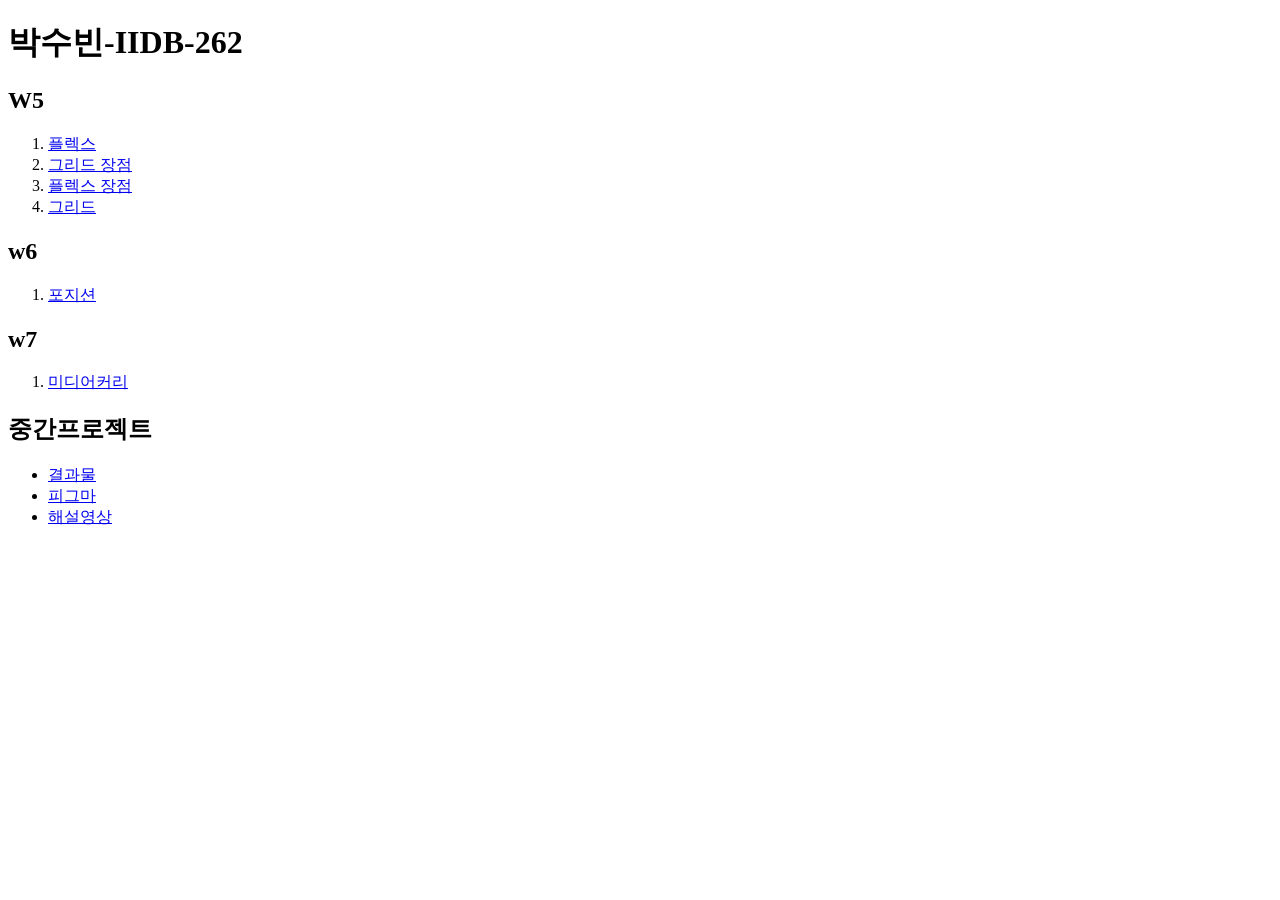
<file: index.html>
<!doctype html>
<html lang="ko">
	<head>
		<meta charset="UTF-8" />
		<meta name="viewport" content="width=device-width, initial-scale=1.0" />
		<title>박수빈-IIDB-262</title>
	</head>
	<body>
		<h1>박수빈-IIDB-262</h1>
		<h2>W5</h2>
		<ol>
			<li>
				<a href="./src/w5/code1/index.html">플렉스</a>
			</li>
			<li>
				<a href="./src/w5/code2/index.html">그리드 장점</a>
			</li>
			<li>
				<a href="./src/w5/code3/index.html">플렉스 장점</a>
			</li>
			<li>
				<a href="./src/w5/code4/index.html">그리드</a>
			</li>
		</ol>
		<h2>w6</h2>
		<ol>
			<li>
				<a href="./src/w6/code1/index.html">포지션</a>
			</li>
		</ol>
		<h2>w7</h2>
		<ol>
			<li>
				<a href="./src/w7/code1/index.html">미디어커리</a>
			</li>
		</ol>
		<h2>중간프로젝트</h2>
		<ul>
			<li>
				<a href="./src/mid/index.html">결과물</a>
			</li>
			<li>
				<a
					href="https://www.figma.com/design/juDtQgW0Tbhlib2IpeZzpm/202420253_%EB%B0%95%EC%88%98%EB%B9%88_%EB%B0%98%EC%9D%91%ED%98%95-%EC%9B%B9-%ED%8F%AC%EC%8A%A4%ED%84%B0?node-id=0-1&t=9cc3boFwOJ1Etv2S-1"
					>피그마</a
				>
			</li>
			<li><a href="https://youtu.be/rktncVWKLbo">해설영상</a></li>
		</ul>
	</body>
</html>
</file>
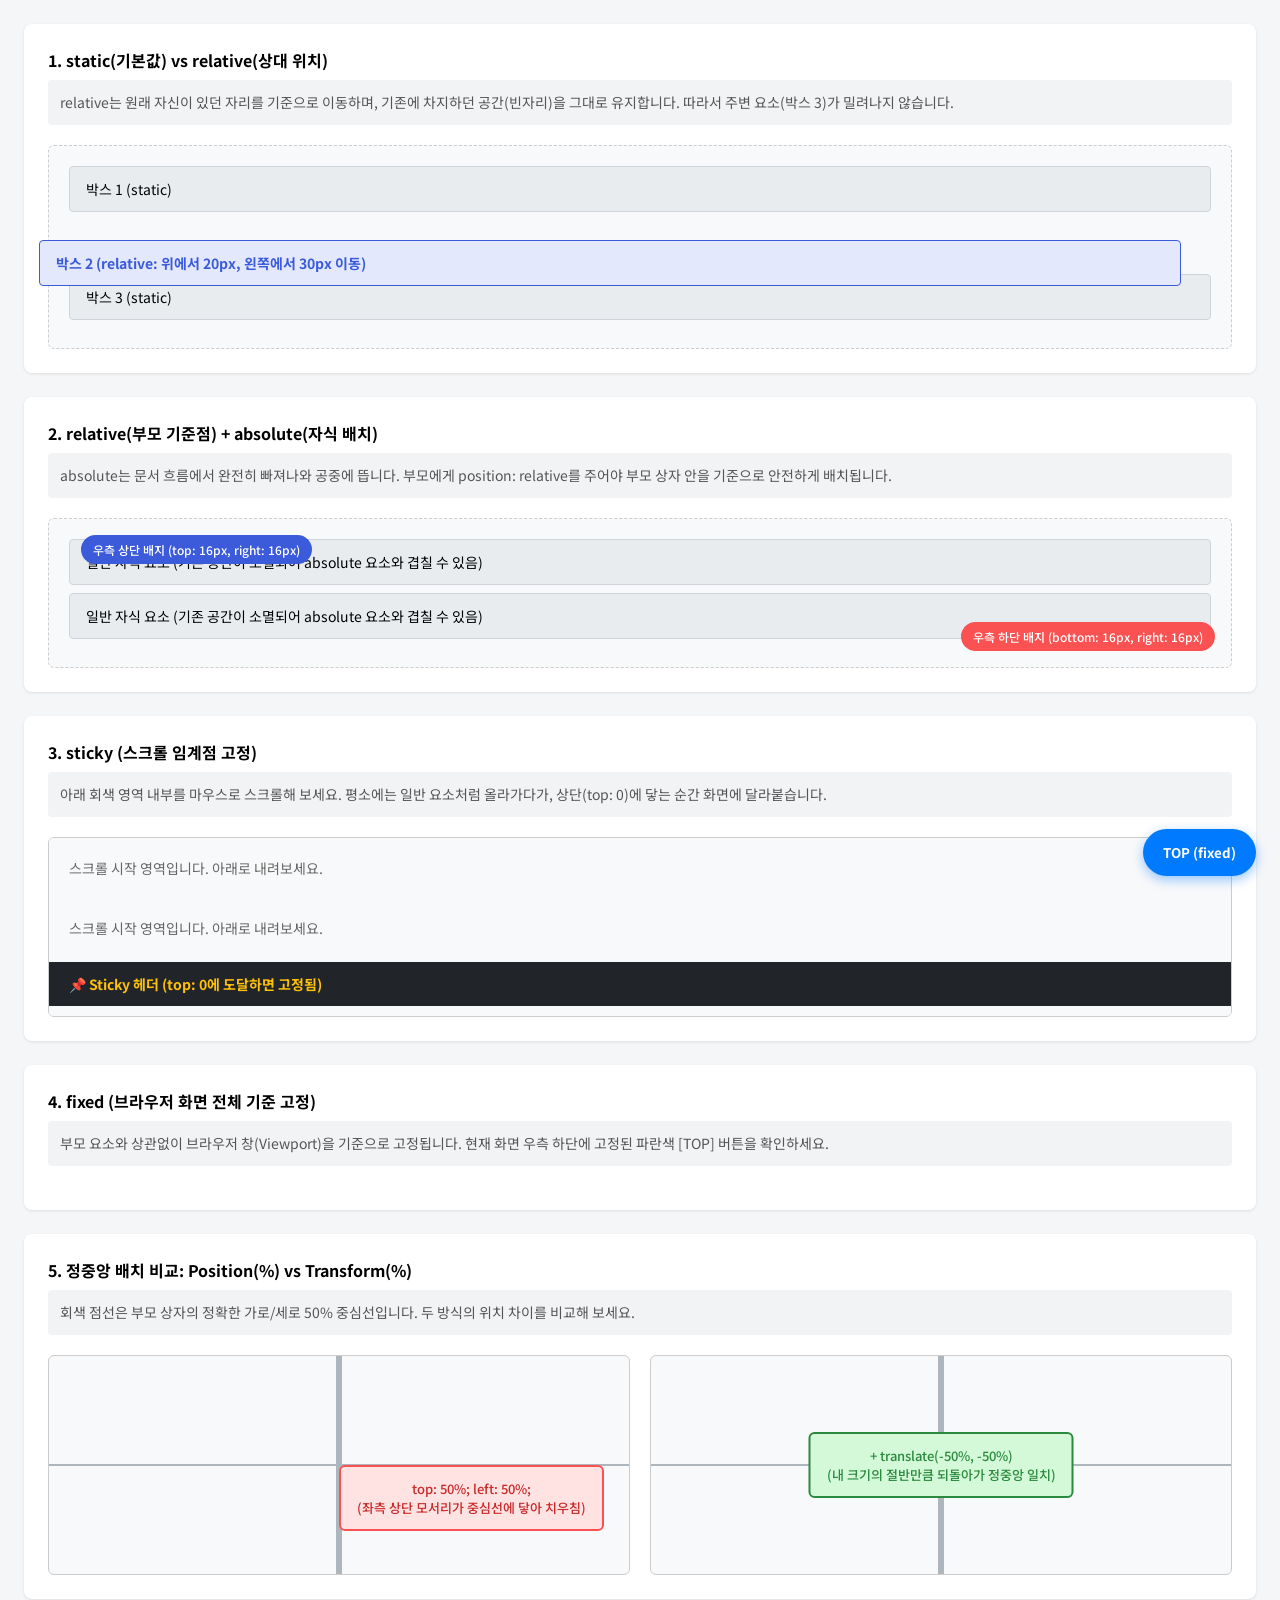
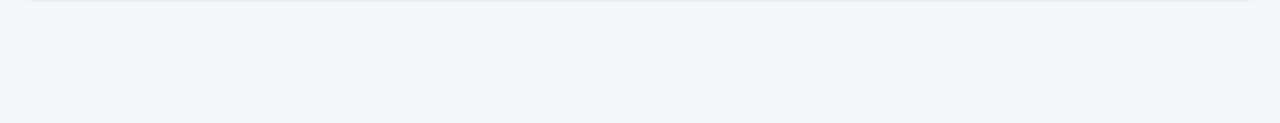
<file: src/w6/code1/index.html>
<!doctype html>
<html lang="en">
	<head>
		<meta charset="UTF-8" />
		<link rel="stylesheet" href="./style.css" />
		<meta name="viewport" content="width=device-width, initial-scale=1.0" />
		<title>Pen</title>
		<!-- Noto Sans KR 폰트 -->
		<link
			href="https://fonts.googleapis.com/css2?family=Noto+Sans+KR:wght@400;500;700&display=swap"
			rel="stylesheet"
		/>
	</head>
	<body>
		<!-- 1. static vs relative -->
		<div class="box">
			<h3 class="title">1. static(기본값) vs relative(상대 위치)</h3>
			<p class="desc">
				relative는 원래 자신이 있던 자리를 기준으로 이동하며, 기존에 차지하던
				공간(빈자리)을 그대로 유지합니다. 따라서 주변 요소(박스 3)가 밀려나지
				않습니다.
			</p>

			<div class="demo-stage">
				<div class="item">박스 1 (static)</div>
				<div class="item pos-relative">
					박스 2 (relative: 위에서 20px, 왼쪽에서 30px 이동)
				</div>
				<div class="item" style="position: relative">박스 3 (static)</div>
			</div>
		</div>

		<!-- 2. relative(부모 기준점) + absolute(절대 위치) -->
		<div class="box" style="position: relative">
			<h3 class="title">2. relative(부모 기준점) + absolute(자식 배치)</h3>
			<p class="desc">
				absolute는 문서 흐름에서 완전히 빠져나와 공중에 뜹니다. 부모에게
				position: relative를 주어야 부모 상자 안을 기준으로 안전하게 배치됩니다.
			</p>

			<div class="demo-stage parent-relative">
				<div class="item">
					일반 자식 요소 (기존 공간이 소멸되어 absolute 요소와 겹칠 수 있음)
				</div>
				<div class="badge pos-absolute-top">
					우측 상단 배지 (top: 16px, right: 16px)
				</div>
				<div class="badge pos-absolute-bottom">
					우측 하단 배지 (bottom: 16px, right: 16px)
				</div>
				<div class="item">
					일반 자식 요소 (기존 공간이 소멸되어 absolute 요소와 겹칠 수 있음)
				</div>
			</div>
		</div>

		<!-- 3. sticky (스크롤 반응형 고정) -->
		<div class="box">
			<h3 class="title">3. sticky (스크롤 임계점 고정)</h3>
			<p class="desc">
				아래 회색 영역 내부를 마우스로 스크롤해 보세요. 평소에는 일반 요소처럼
				올라가다가, 상단(top: 0)에 닿는 순간 화면에 달라붙습니다.
			</p>

			<div class="scroll-container">
				<div class="scroll-text">
					스크롤 시작 영역입니다. 아래로 내려보세요.
				</div>
				<div class="scroll-text">
					스크롤 시작 영역입니다. 아래로 내려보세요.
				</div>
				<div class="scroll-text">
					스크롤 시작 영역입니다. 아래로 내려보세요.
				</div>
				<div class="scroll-text">
					스크롤 시작 영역입니다. 아래로 내려보세요.
				</div>
				<div class="scroll-text">
					스크롤 시작 영역입니다. 아래로 내려보세요.
				</div>
				<div class="sticky-bar">📌 Sticky 헤더 (top: 0에 도달하면 고정됨)</div>
				<div class="scroll-content">
					<p>Lorem ipsum dolor sit amet.</p>
					<p>Et odio facilis eveniet debitis?</p>
					<p>Consectetur earum eos iure maxime.</p>
					<p>Placeat doloremque nostrum autem nemo.</p>
					<p>Earum architecto dolorem maiores doloribus?</p>
					<p>Facere aperiam odit sed. Ipsam?</p>
					<p>Fuga eaque eligendi excepturi ipsum tempore!</p>
					<p>Iure culpa sequi quam corrupti assumenda quibusdam!</p>
					<p>Eius autem, vel modi laboriosam perspiciatis veniam ipsa.</p>
					<p>Tenetur ut, culpa autem eum officia voluptatem similique.</p>
				</div>
			</div>
		</div>

		<!-- 4. fixed (뷰포트 고정) -->
		<div class="box">
			<h3 class="title">4. fixed (브라우저 화면 전체 기준 고정)</h3>
			<p class="desc">
				부모 요소와 상관없이 브라우저 창(Viewport)을 기준으로 고정됩니다. 현재
				화면 우측 하단에 고정된 파란색 [TOP] 버튼을 확인하세요.
			</p>

			<!-- 코드 위치는 이 섹션 안에 있지만, 화면 우측 하단에 고정되어 표시됨 -->
			<button class="fixed-btn">TOP (fixed)</button>
		</div>

		<!-- 5. 퍼센트(%) 기준점 차이: Position vs Transform -->
		<div class="box">
			<h3 class="title">5. 정중앙 배치 비교: Position(%) vs Transform(%)</h3>
			<p class="desc">
				회색 점선은 부모 상자의 정확한 가로/세로 50% 중심선입니다. 두 방식의
				위치 차이를 비교해 보세요.
			</p>

			<div class="compare-grid">
				<!-- 5-1. top/left만 쓴 경우 -->
				<div class="center-stage">
					<div class="target only-pos">
						top: 50%; left: 50%;
						<br />
						(좌측 상단 모서리가 중심선에 닿아 치우침)
					</div>
				</div>

				<!-- 5-2. transform까지 함께 쓴 경우 -->
				<div class="center-stage">
					<div class="target with-transform">
						+ translate(-50%, -50%)
						<br />
						(내 크기의 절반만큼 되돌아가 정중앙 일치)
					</div>
				</div>
			</div>
		</div>
	</body>
</html>
</file>
<file: src/w6/code1/style.css>
/* =========================================
   공통 세팅 및 재활용 스타일
   ========================================= */
* {
	box-sizing: border-box;
	margin: 0;
	padding: 0;
	font-family: "Noto Sans KR", sans-serif;
}

body {
	padding: 24px;
	padding-bottom: 100px; /* 하단 fixed 버튼 여백 확보 */
	background-color: #f5f6f8;
}

.box {
	background-color: #fff;
	padding: 24px;
	margin-bottom: 24px;
	border-radius: 8px;
	box-shadow: 0 1px 3px rgba(0, 0, 0, 0.1);
}

.title {
	font-size: 16px;
	margin-bottom: 8px;
}

.desc {
	font-size: 14px;
	color: #555;
	margin-bottom: 20px;
	background-color: #f1f3f5;
	padding: 12px;
	border-radius: 4px;
	line-height: 1.5;
}

/* 실습용 무대 및 기본 블록 */
.demo-stage {
	background-color: #f8f9fa;
	border: 1px dashed #ccc;
	padding: 20px;
	border-radius: 6px;
}

.item {
	background-color: #e9ecef;
	border: 1px solid #ced4da;
	padding: 12px 16px;
	margin-bottom: 8px;
	border-radius: 4px;
	font-size: 14px;
}

/* =========================================
   1. static vs relative
   ========================================= */
.pos-relative {
	position: relative;
	top: 20px; /* 원래 위치에서 아래로 20px 이동 */
	right: 30px; /* 원래 위치에서 오른쪽으로 30px 이동 */
	background-color: #e3e8fc;
	border-color: #3b5bdb;
	color: #3b5bdb;
	font-weight: 700;
	z-index: 1;
	/* 아래 박스와 겹칠 때 위로 올라오도록 설정 */
}

/* =========================================
   2. relative + absolute
   ========================================= */
.parent-relative {
	position: relative;
	/* 자식(absolute)이 도망가지 못하게 기준점 선언
	height: 320px; */
}

.badge {
	position: absolute; /* 문서 흐름에서 이탈 */
	background-color: #3b5bdb;
	color: #fff;
	padding: 6px 12px;
	border-radius: 20px;
	font-size: 12px;
	font-weight: 500;
}

.pos-absolute-top {
	top: 16px;
	left: 32px;
}

.pos-absolute-bottom {
	bottom: 16px;
	right: 16px;
	background-color: #fa5252;
}

/* =========================================
   3. sticky (스크롤 고정)
   ========================================= */
.scroll-container {
	height: 180px;
	overflow-y: auto; /* 내부 스크롤 생성 */
	border: 1px solid #ccc;
	border-radius: 6px;
	background-color: #f8f9fa;
}

.scroll-text {
	padding: 20px;
	font-size: 14px;
	color: #666;
}

.sticky-bar {
	position: sticky;
	bottom: 10px; /* 스크롤 시 컨테이너 최상단(0px)에 닿으면 달라붙음 */
	background-color: #212529;
	color: #ffc107;
	padding: 12px 20px;
	font-weight: 700;
	font-size: 14px;
}

.scroll-content p {
	padding: 20px;
	border-bottom: 1px solid #eee;
	font-size: 14px;
}

/* =========================================
   4. fixed (뷰포트 고정)
   ========================================= */
.fixed-btn {
	position: fixed;
	bottom: 24px; /* 브라우저 창 하단에서 24px */
	right: 24px; /* 브라우저 창 우측에서 24px */
	background-color: #007aff;
	color: #fff;
	border: none;
	padding: 14px 20px;
	border-radius: 30px;
	font-weight: 700;
	box-shadow: 0 4px 12px rgba(0, 122, 255, 0.4);
	cursor: pointer;
	z-index: 100;
}

/* =========================================
   5. 퍼센트(%) 기준점 차이 (정중앙 배치)
   ========================================= */
.compare-grid {
	display: grid;
	grid-template-columns: 1fr 1fr;
	gap: 20px;
}

.center-stage {
	position: relative; /* 자식(absolute)의 기준점 */
	height: 220px;
	background-color: #f8f9fa;
	border: 1px solid #ccc;
	border-radius: 6px;
	/* 정중앙을 눈으로 확인하기 위한 십자가 가이드선 배경 */
	background-image:
		linear-gradient(
			to right,
			transparent 49.5%,
			#adb5bd 49.5%,
			#adb5bd 50.5%,
			transparent 50.5%
		),
		linear-gradient(
			to bottom,
			transparent 49.5%,
			#adb5bd 49.5%,
			#adb5bd 50.5%,
			transparent 50.5%
		);
}

.target {
	position: absolute;
	padding: 12px 16px;
	border-radius: 6px;
	font-size: 13px;
	font-weight: 500;
	text-align: center;
	white-space: nowrap;
}

/* 5-1. 부모 크기의 50%만 이동한 경우 (치우침) */
.only-pos {
	top: 50%;
	left: 50%;
	background-color: #ffe3e3;
	border: 2px solid #fa5252;
	color: #c92a2a;
}

/* 5-2. 자기 크기의 50%만큼 역방향 이동을 추가한 경우 (정중앙) */
.with-transform {
	top: 50%;
	left: 50%;
	transform: translate(
		-50%,
		-50%
	); /* 핵심: 자기 자신 크기의 절반만큼 뒤로 당김 */
	background-color: #d3f9d8;
	border: 2px solid #2b8a3e;
	color: #2b8a3e;
}
</file>
